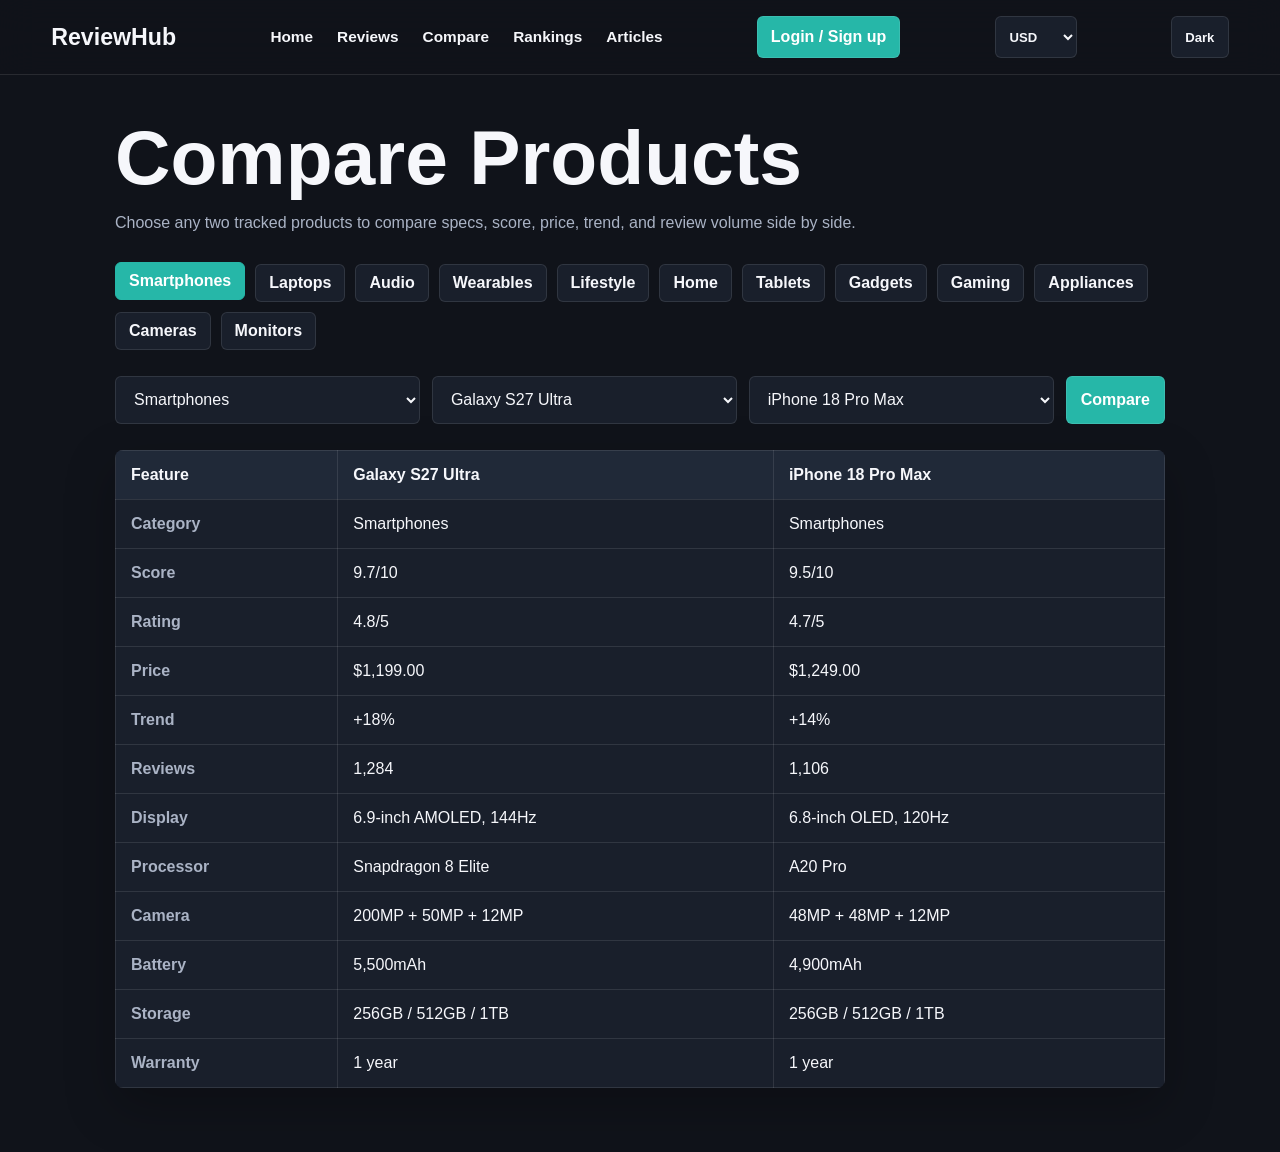
<file: compare.html>
<!DOCTYPE html>
<html lang="en">
<head>
<meta charset="UTF-8">
<meta name="viewport" content="width=device-width, initial-scale=1.0">
<title>Compare Products</title>
<link rel="icon" type="image/svg+xml" href="favicon.svg">
<link rel="stylesheet" href="css/style.css">
<link rel="stylesheet" href="css/comparison.css">
</head>
<body>
<nav>
    <div class="logo">ReviewHub</div>
    <ul>
        <li><a href="index.html">Home</a></li>
        <li><a href="reviews.html">Reviews</a></li>
        <li><a href="compare.html">Compare</a></li>
        <li><a href="rankings.html">Rankings</a></li>
        <li><a href="articles.html">Articles</a></li>
    </ul>
    <button id="themeToggle" aria-label="Toggle color theme">Dark</button>
</nav>

<main class="page-shell">
    <h1>Compare Products</h1>
    <p class="page-intro">Choose any two tracked products to compare specs, score, price, trend, and review volume side by side.</p>

    <section class="compare-filter-bar" data-compare-filters aria-label="Compare categories"></section>

    <section class="compare-controls">
        <select id="compareCategory" aria-label="Product category"></select>
        <select id="product1" aria-label="First product"></select>
        <select id="product2" aria-label="Second product"></select>
        <button id="compareBtn">Compare</button>
    </section>

    <table id="comparisonTable" aria-label="Product comparison table">
        <tr>
            <th>Feature</th>
            <th>Product A</th>
            <th>Product B</th>
        </tr>
    </table>
</main>

<script src="js/data.js"></script>
<script src="js/app.js"></script>
<script src="js/compare.js"></script>
</body>
</html>
</file>
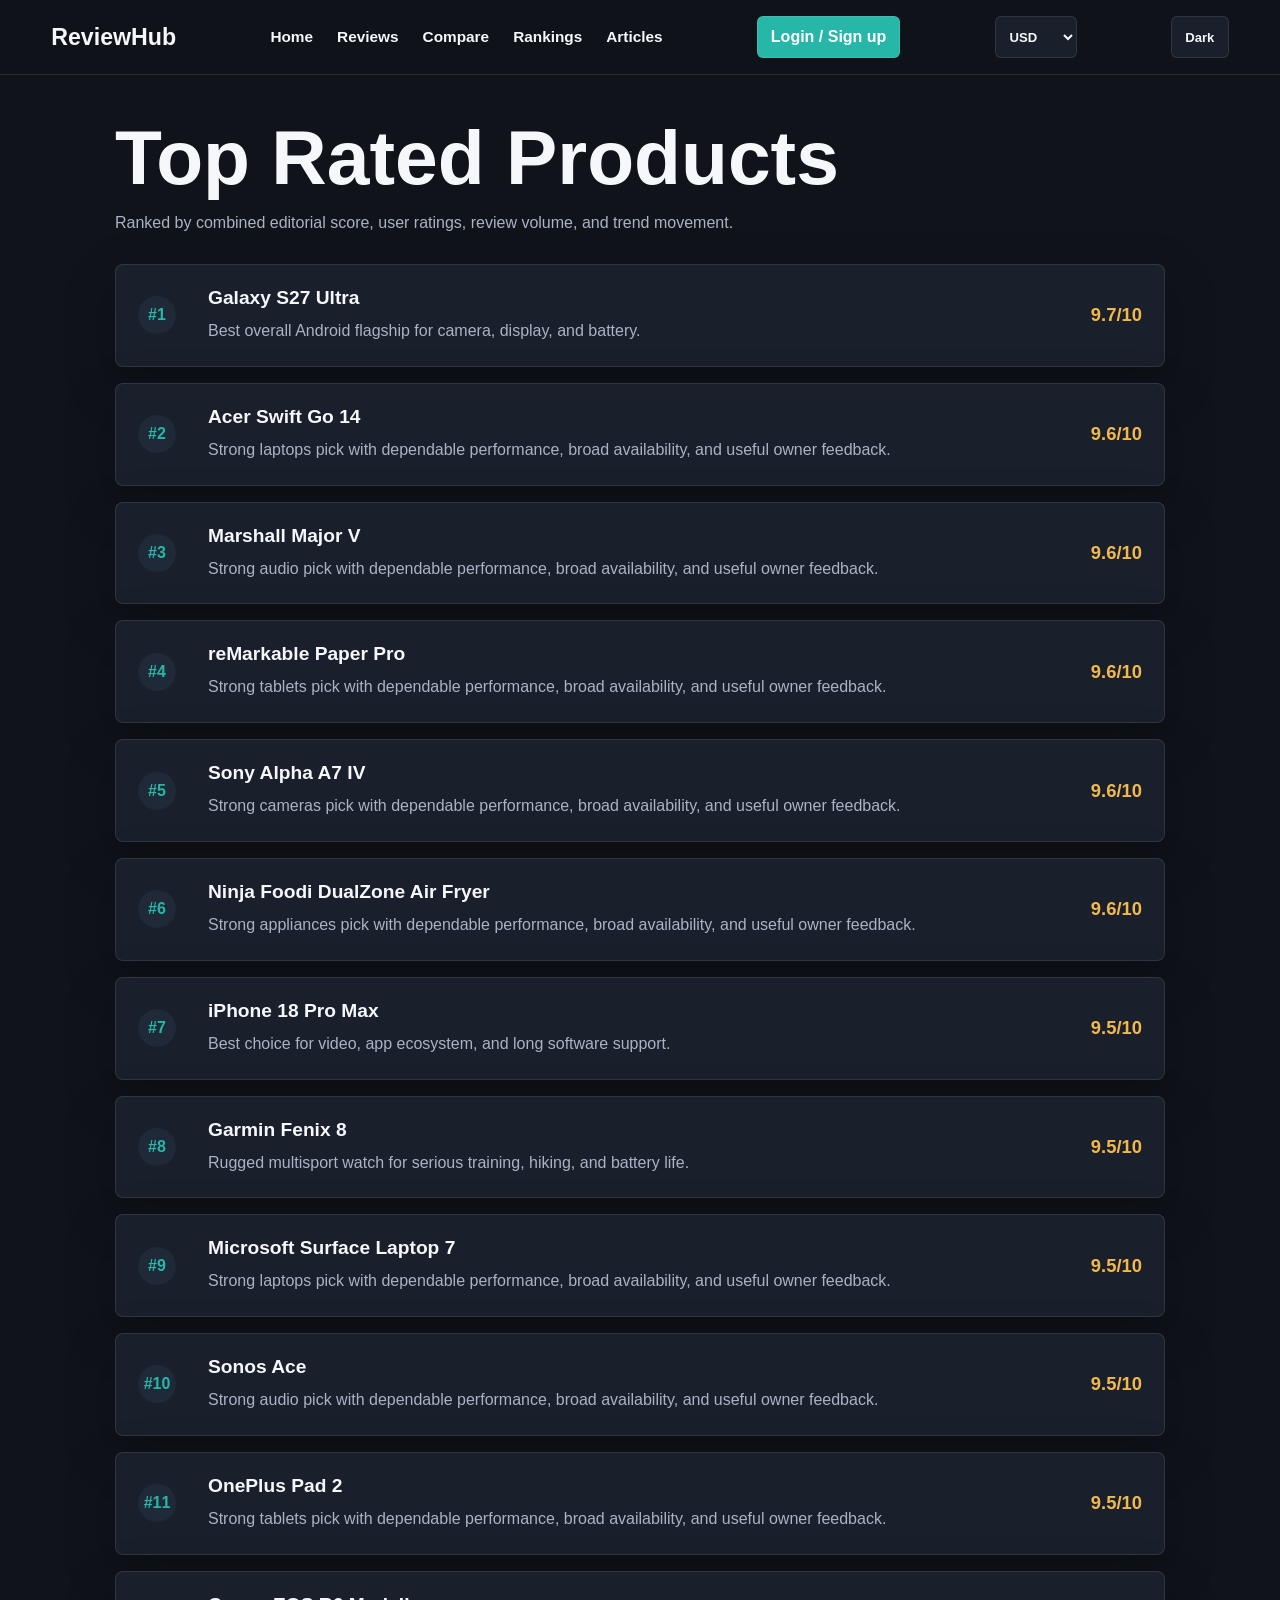
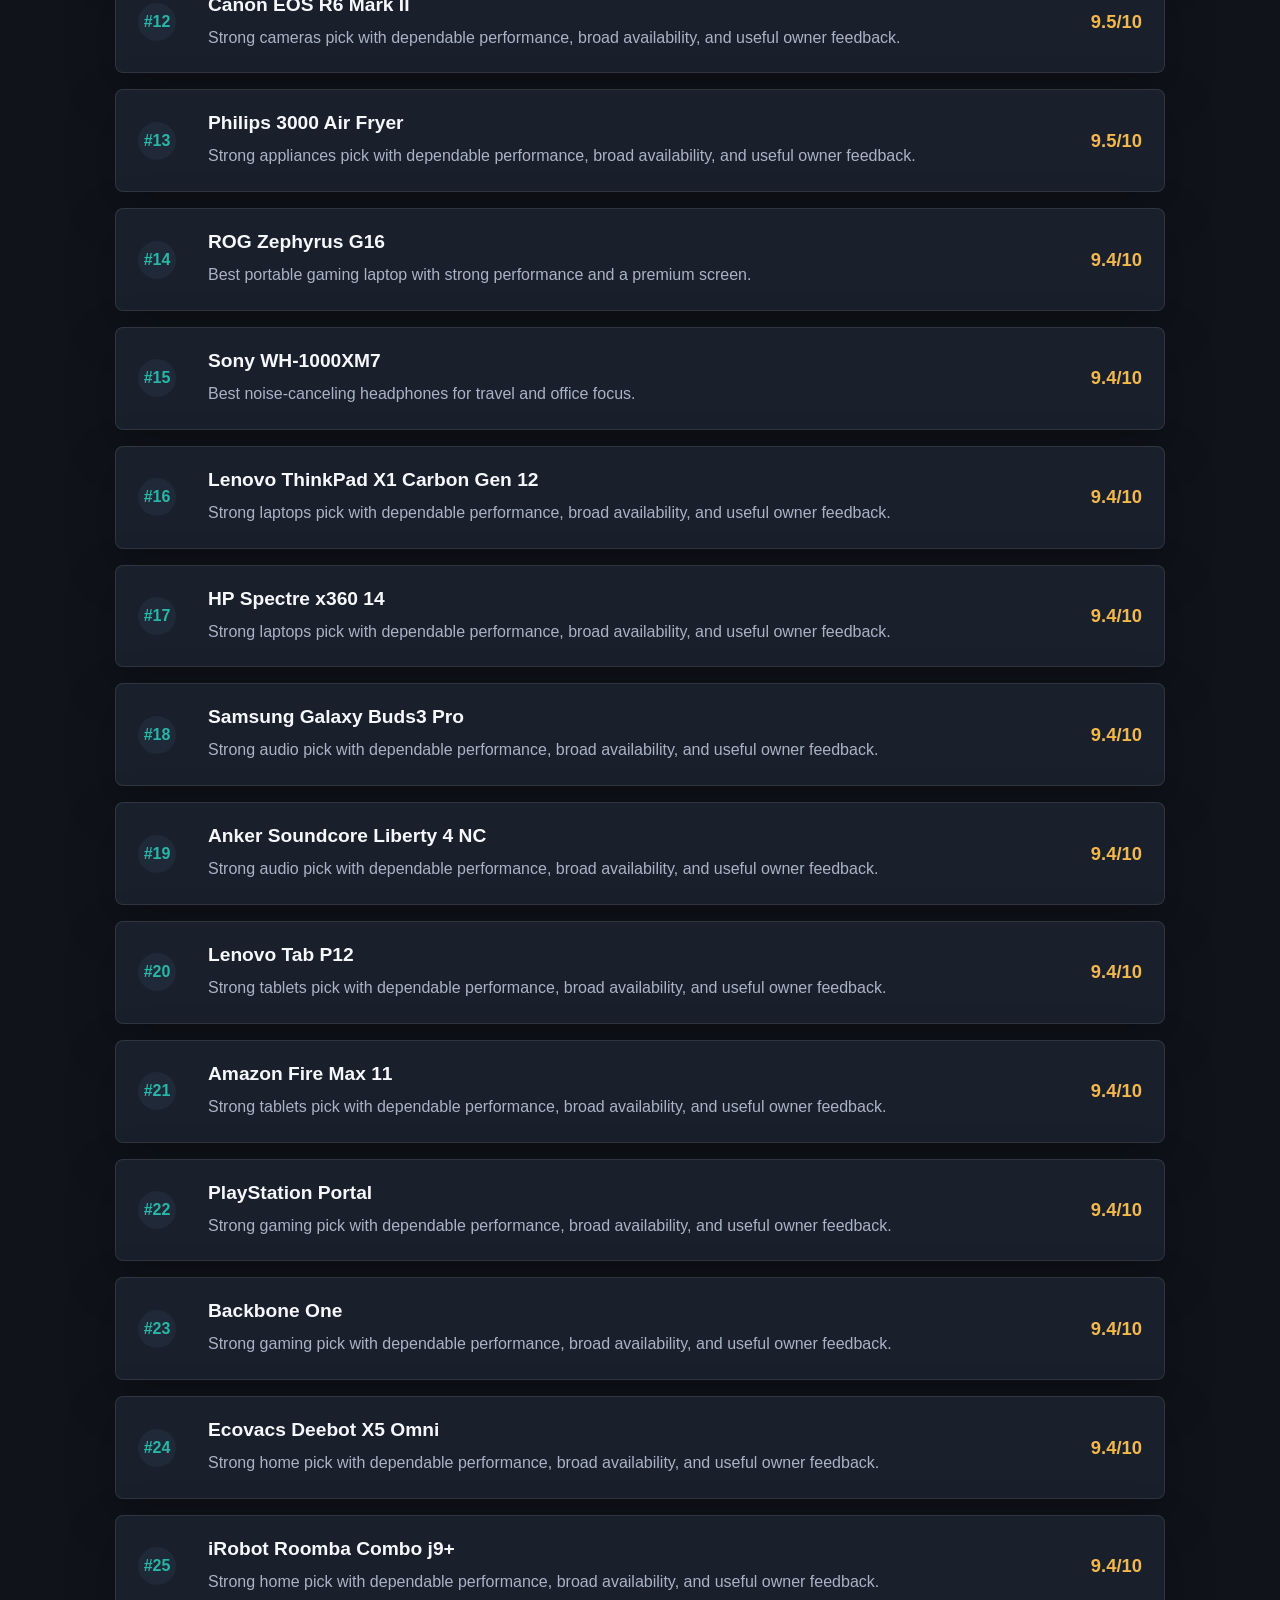
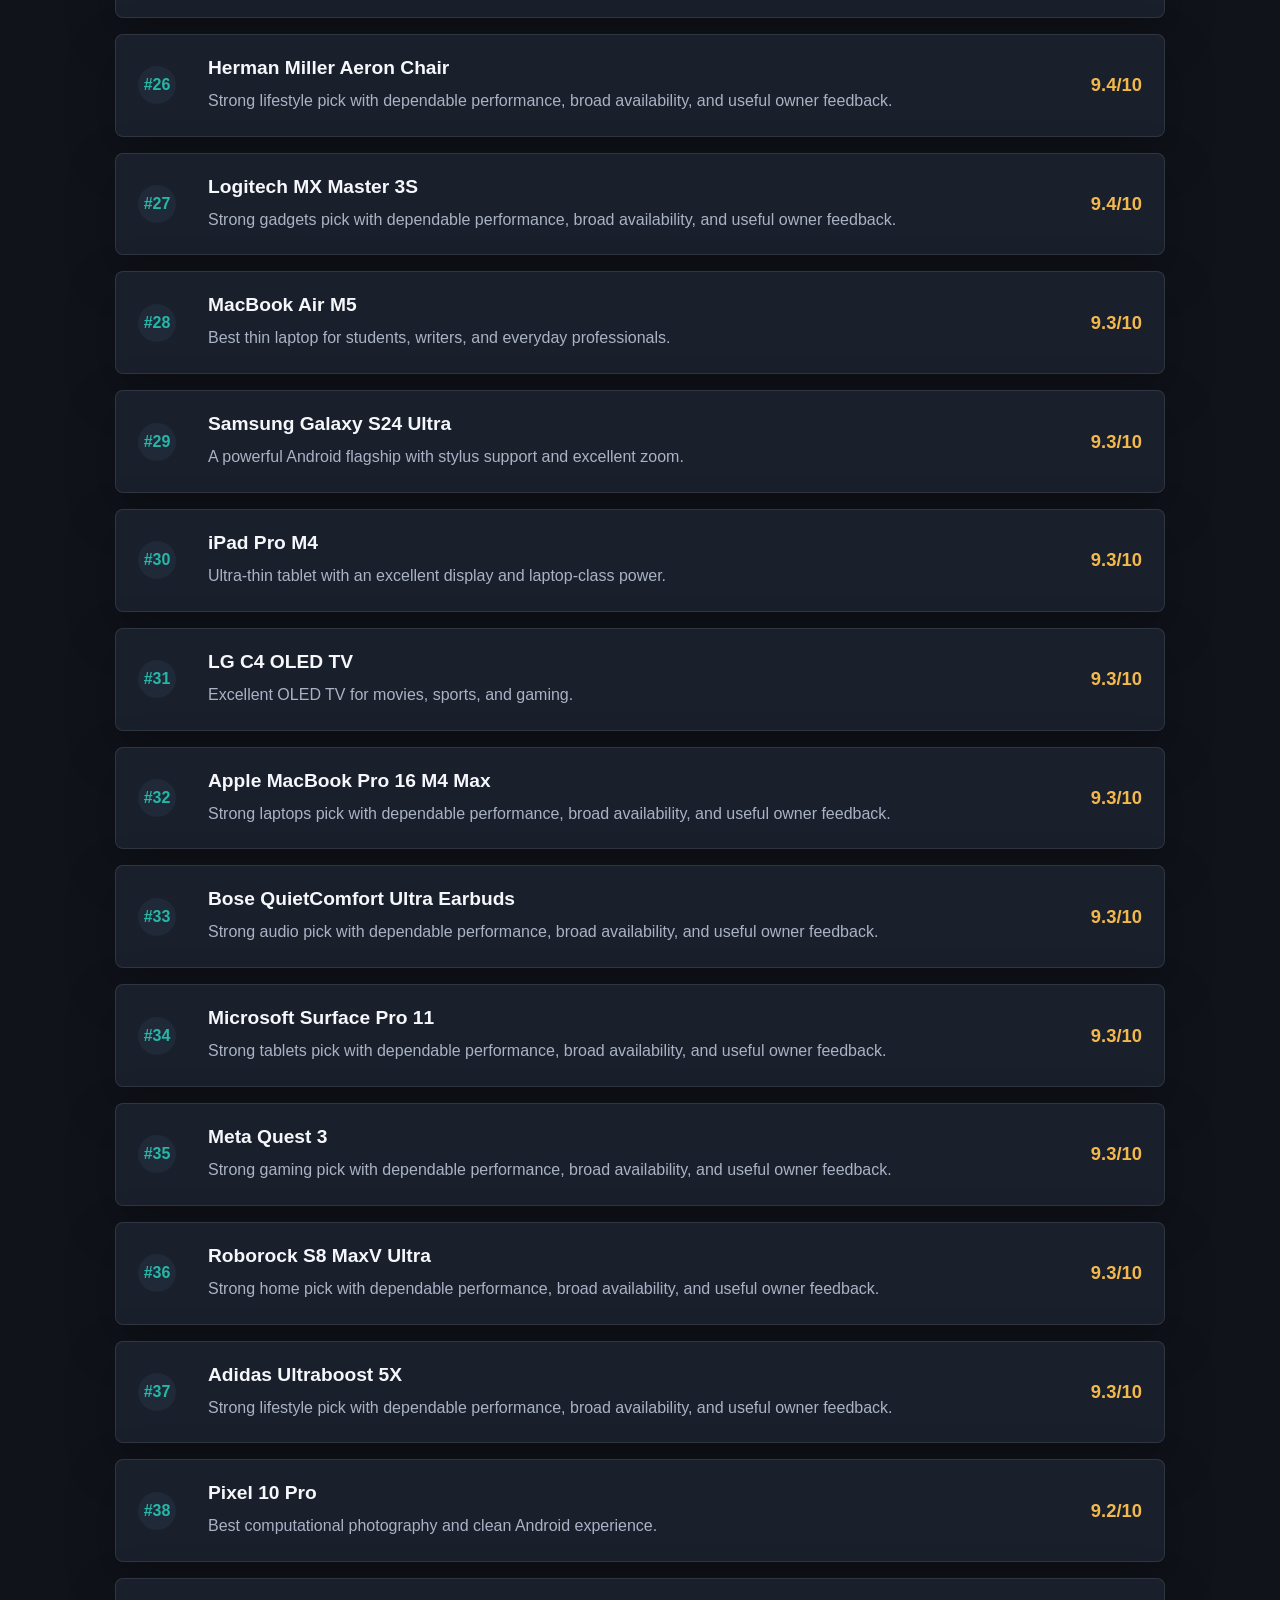
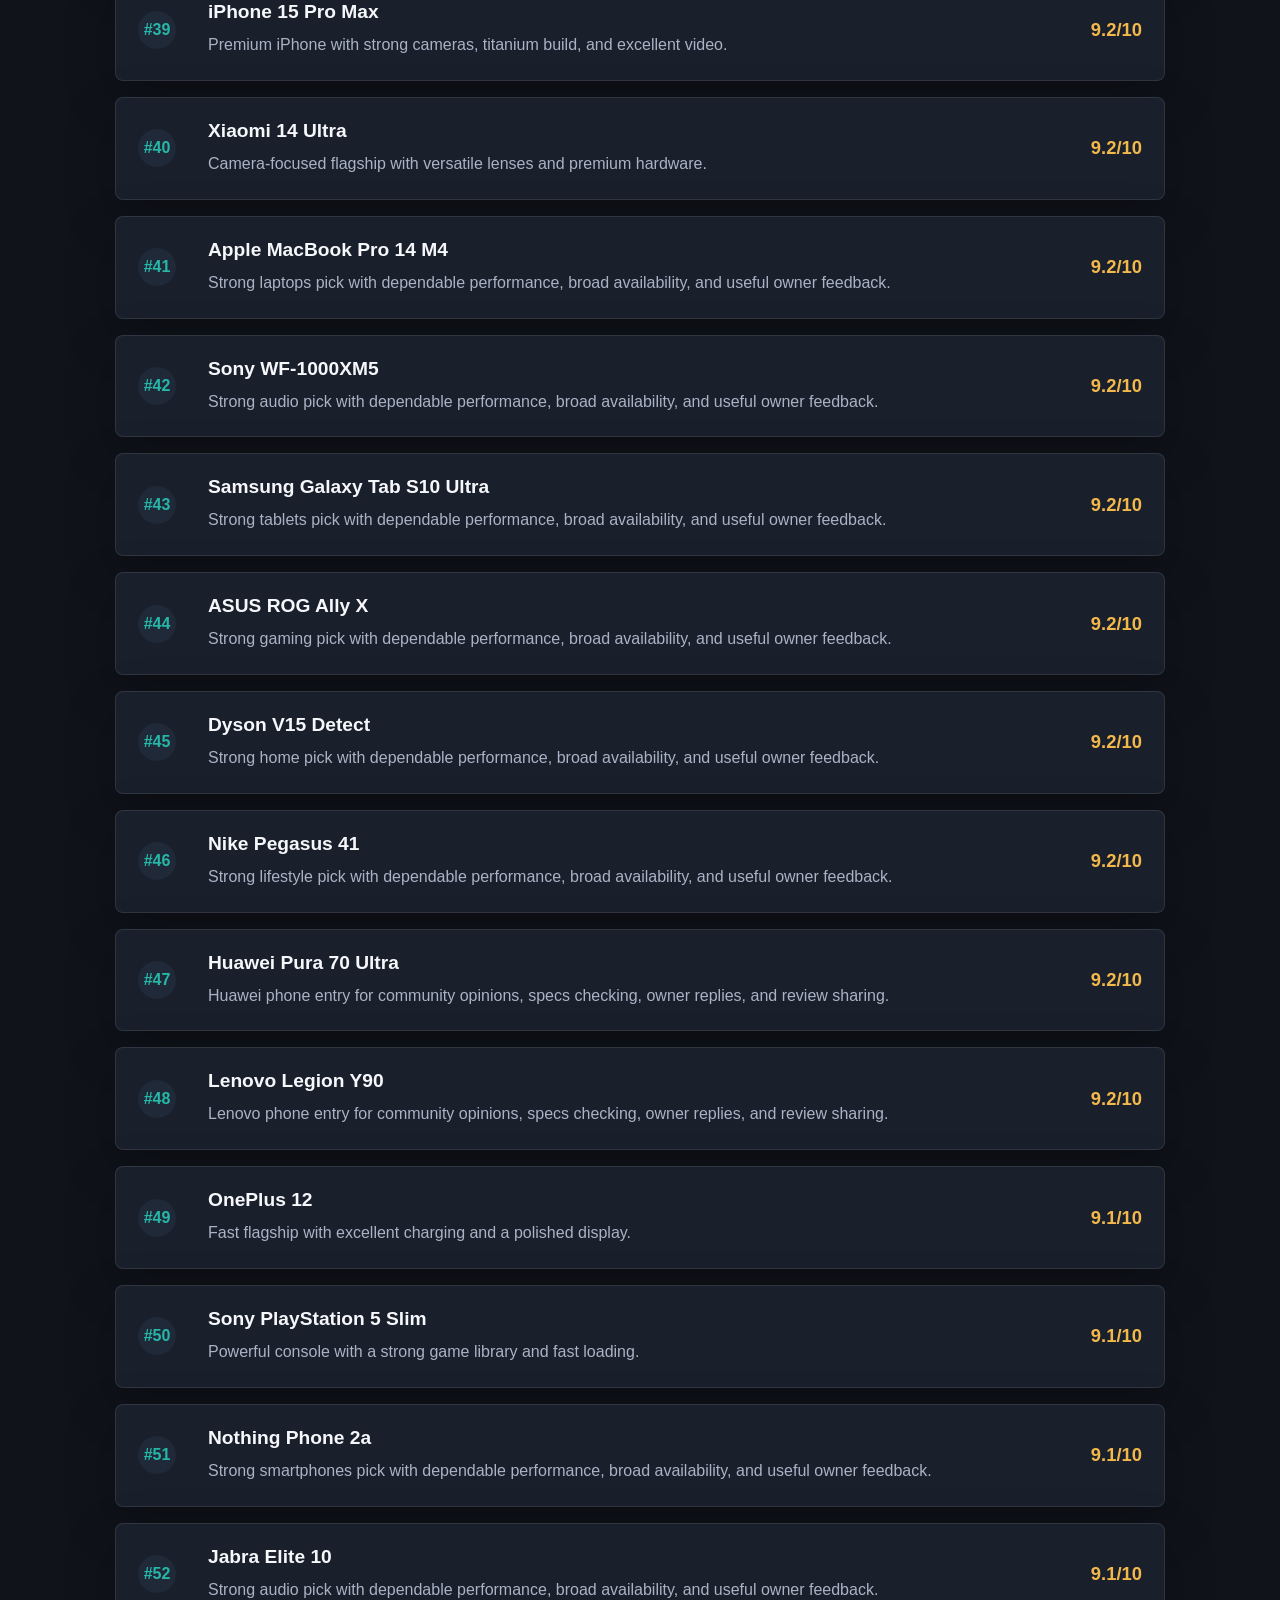
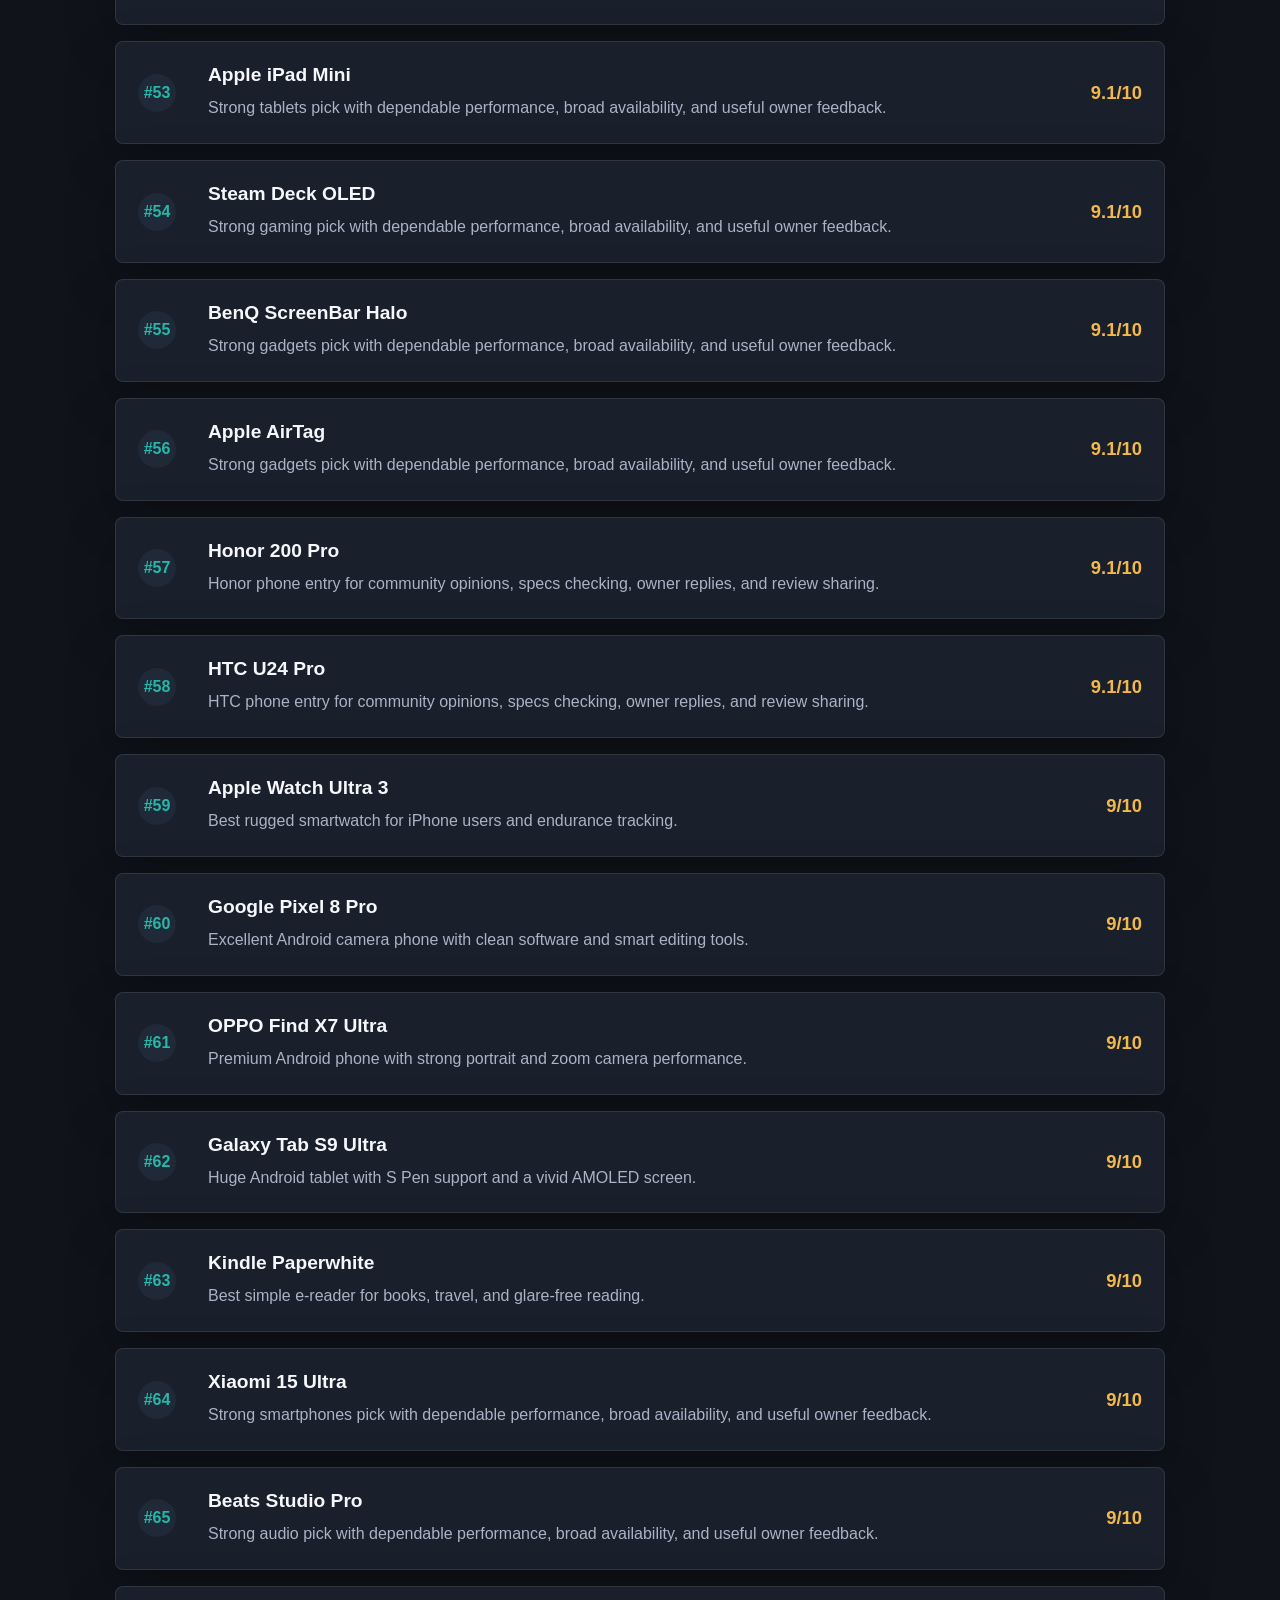
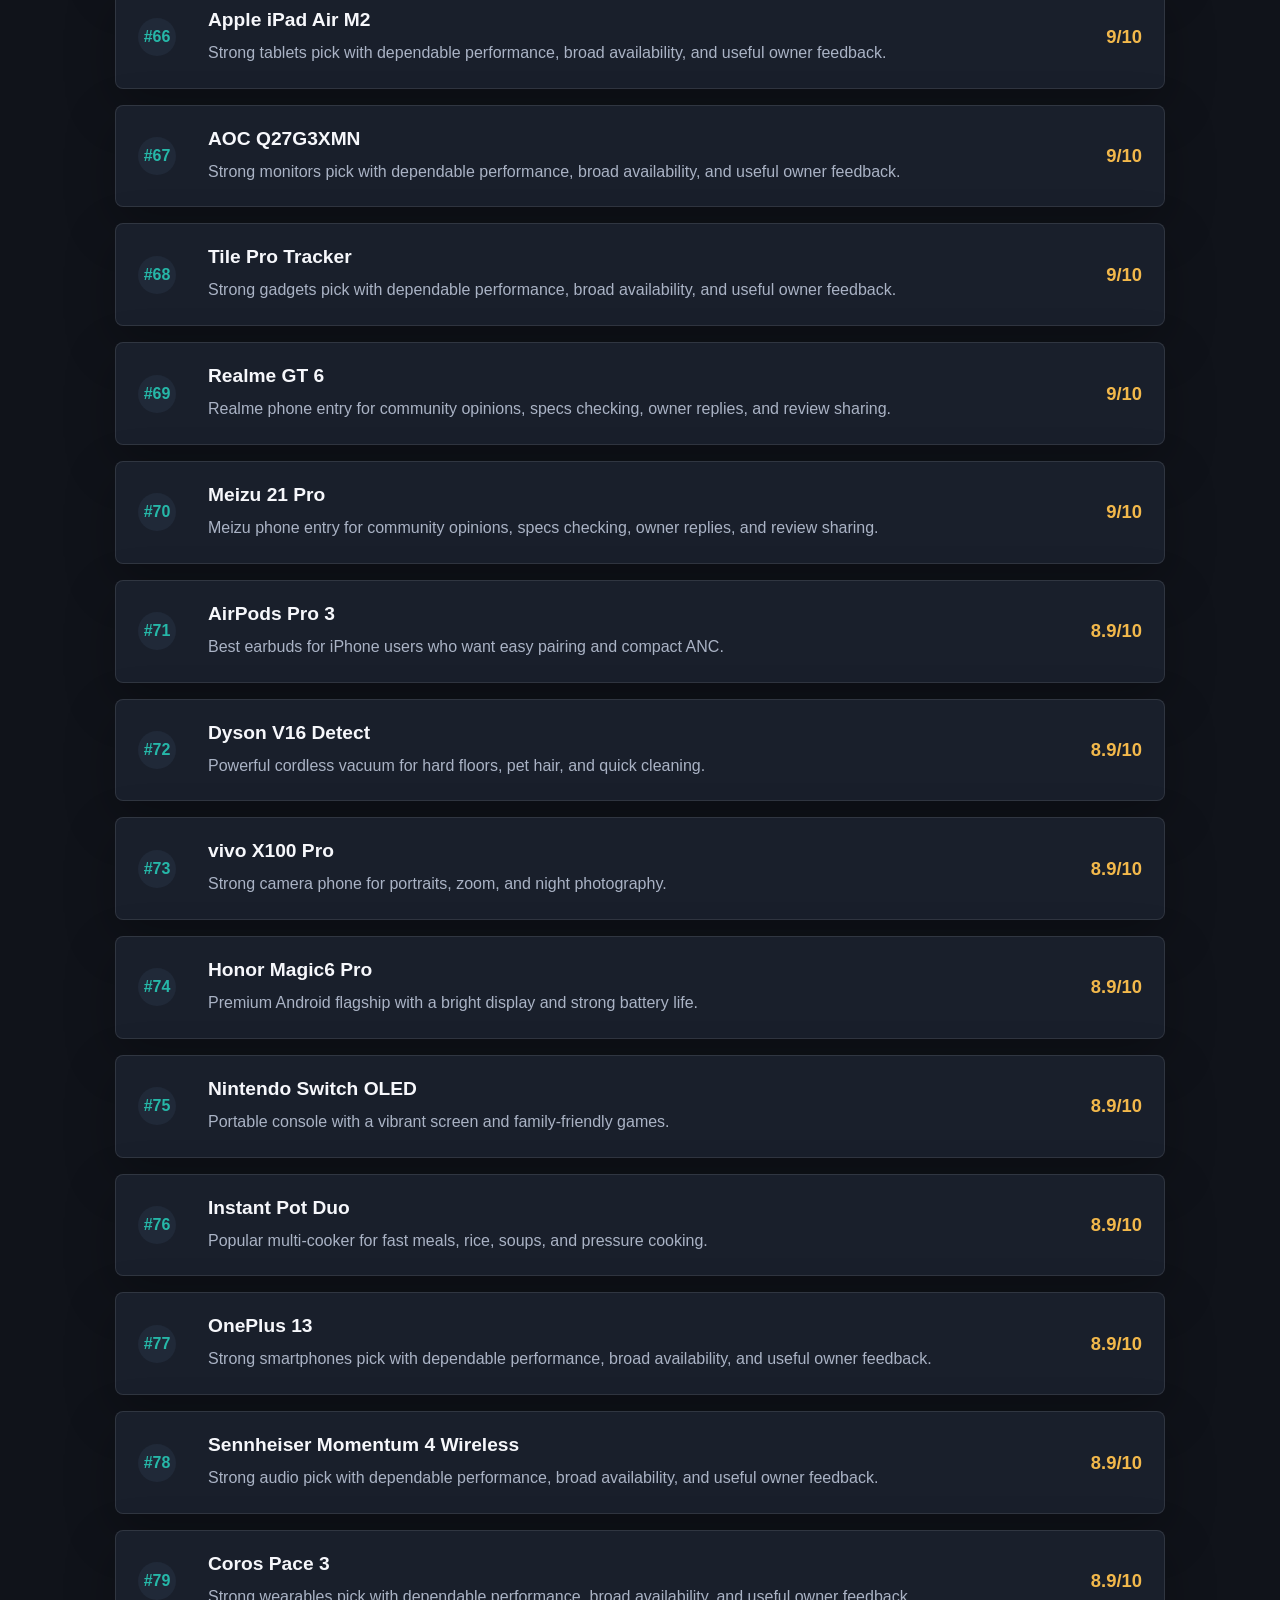
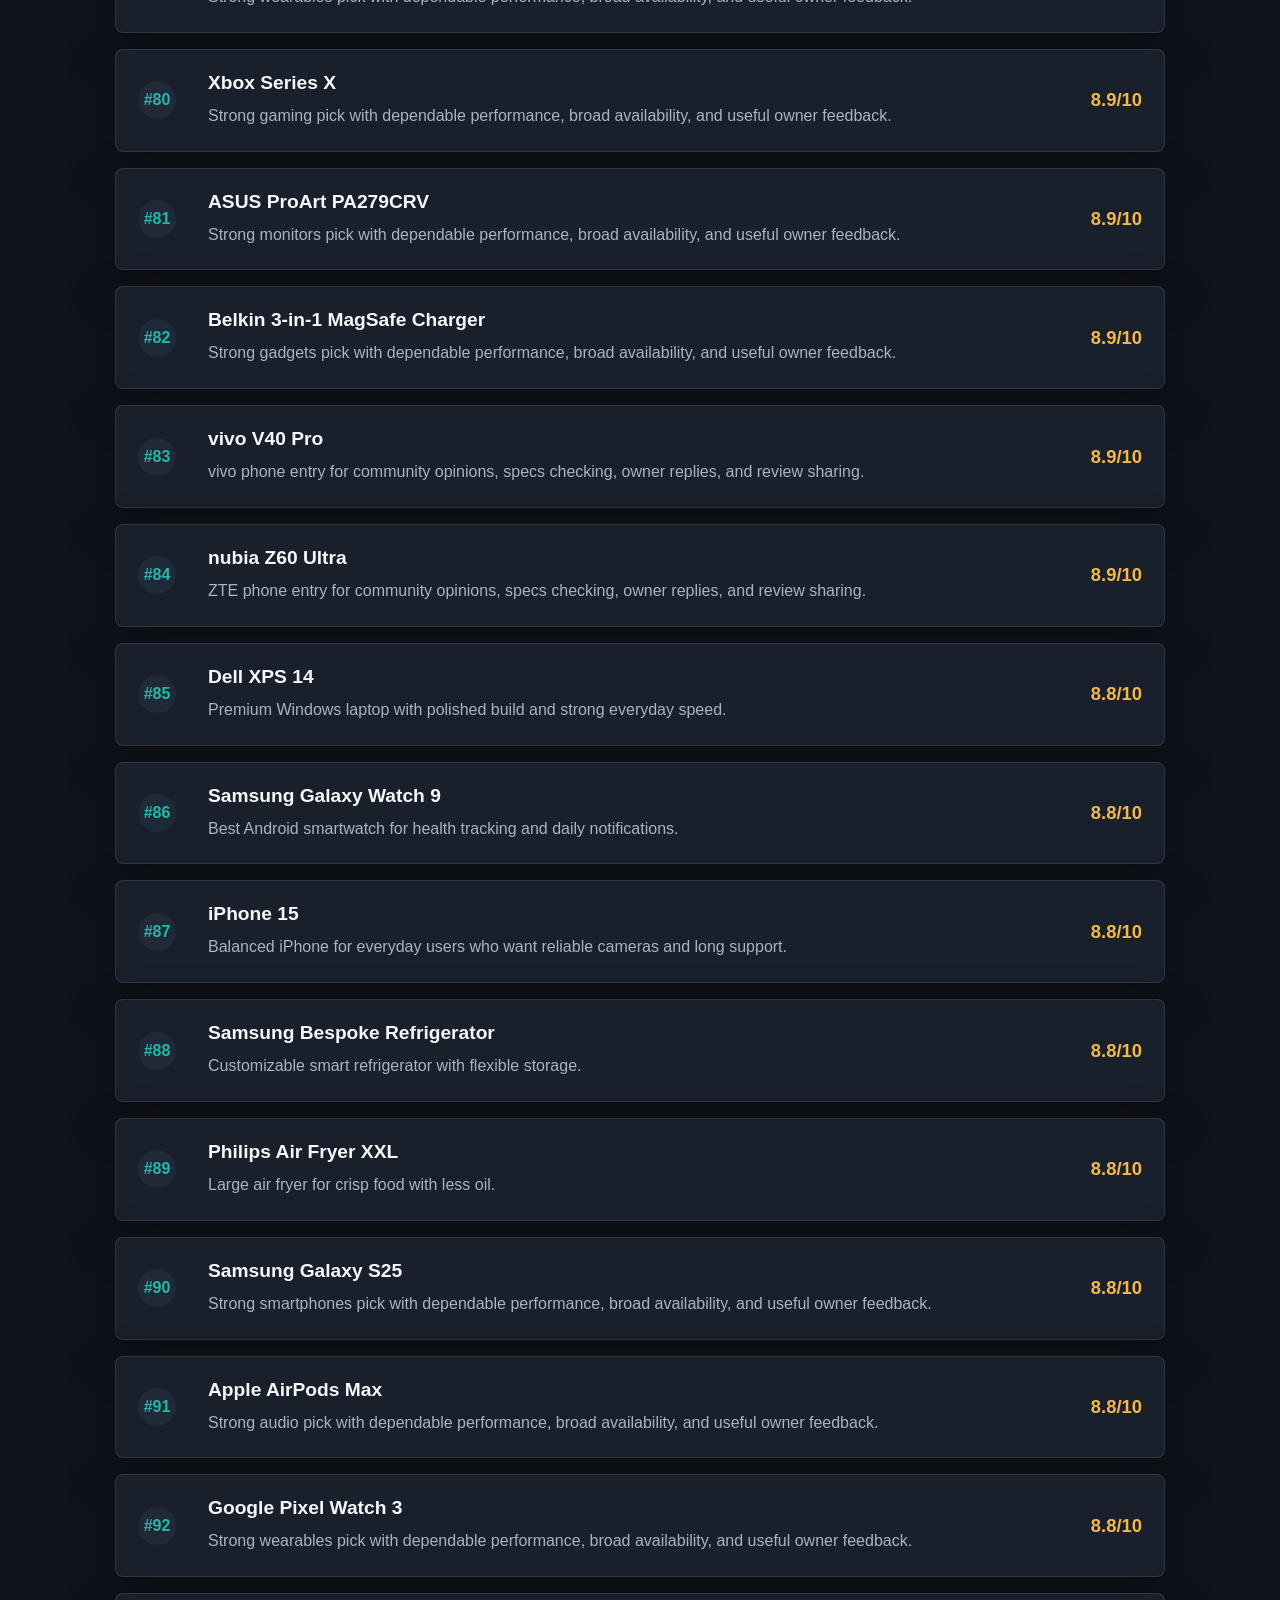
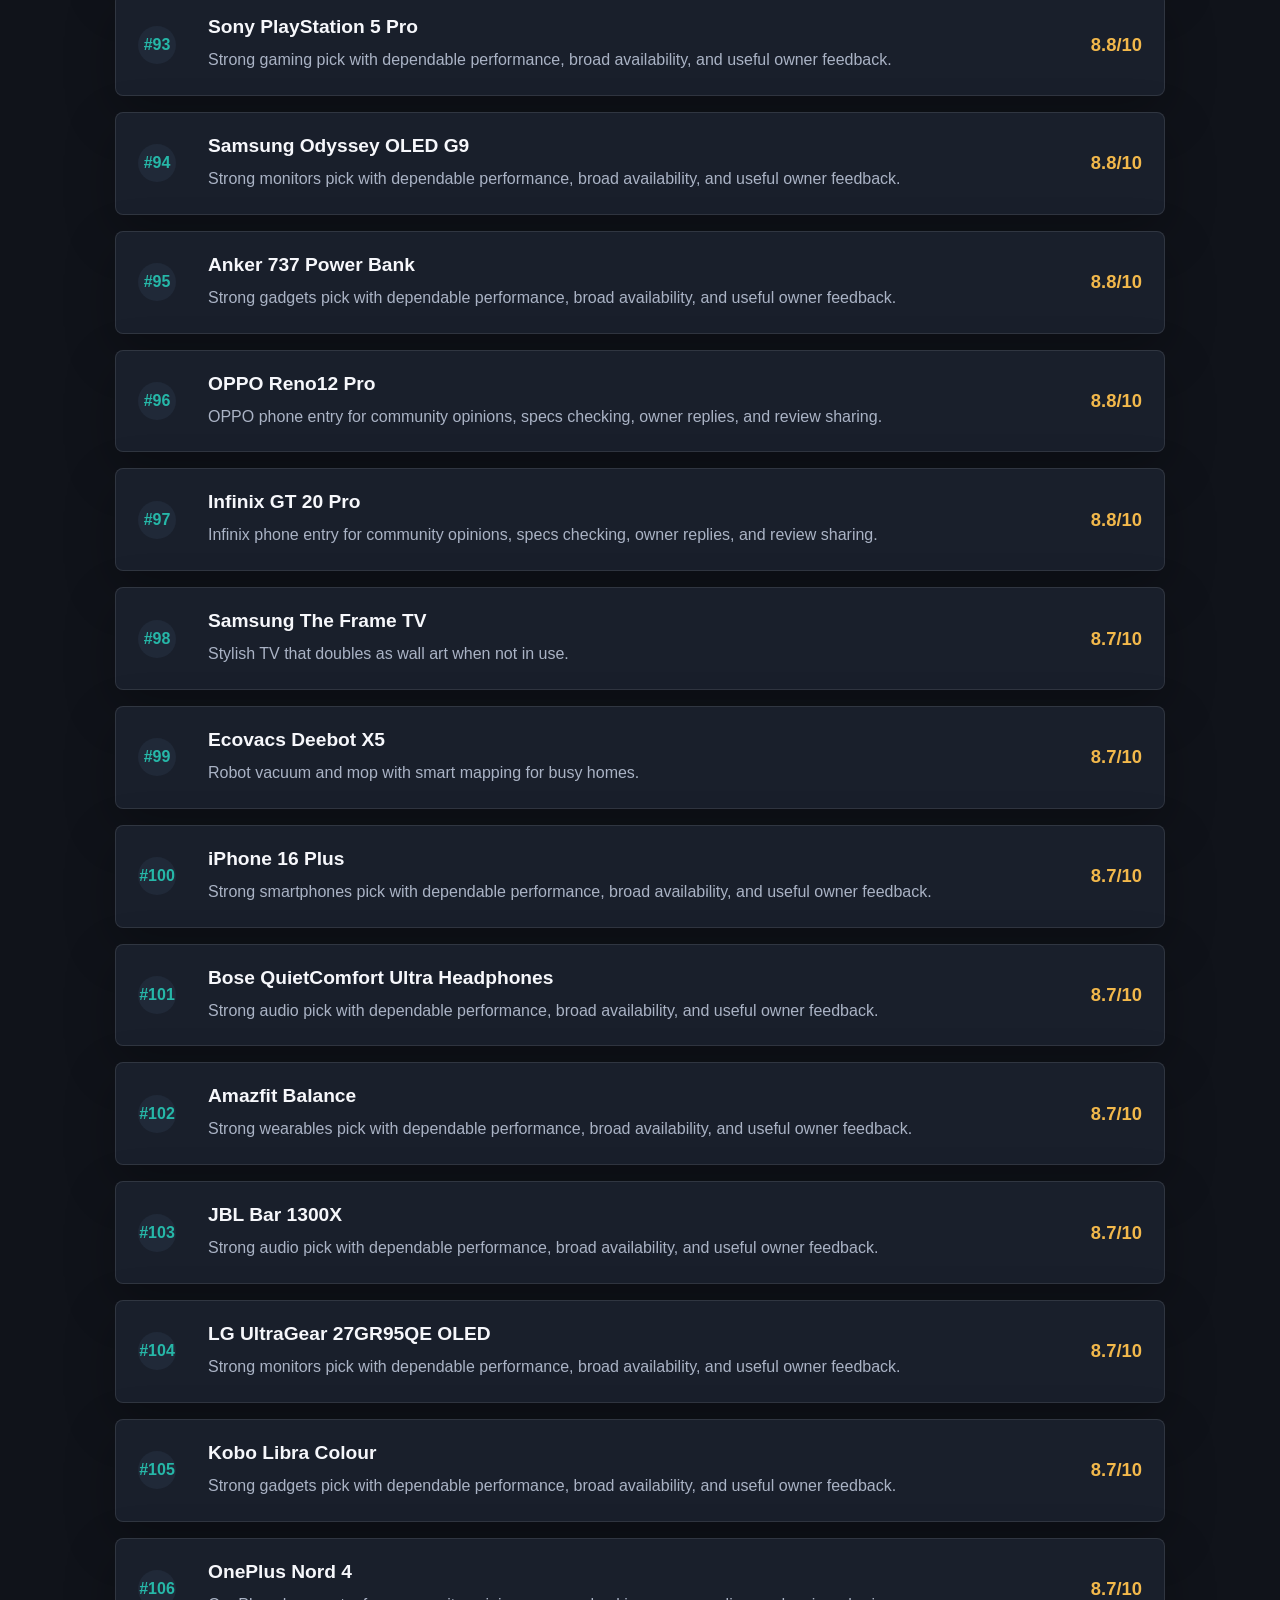
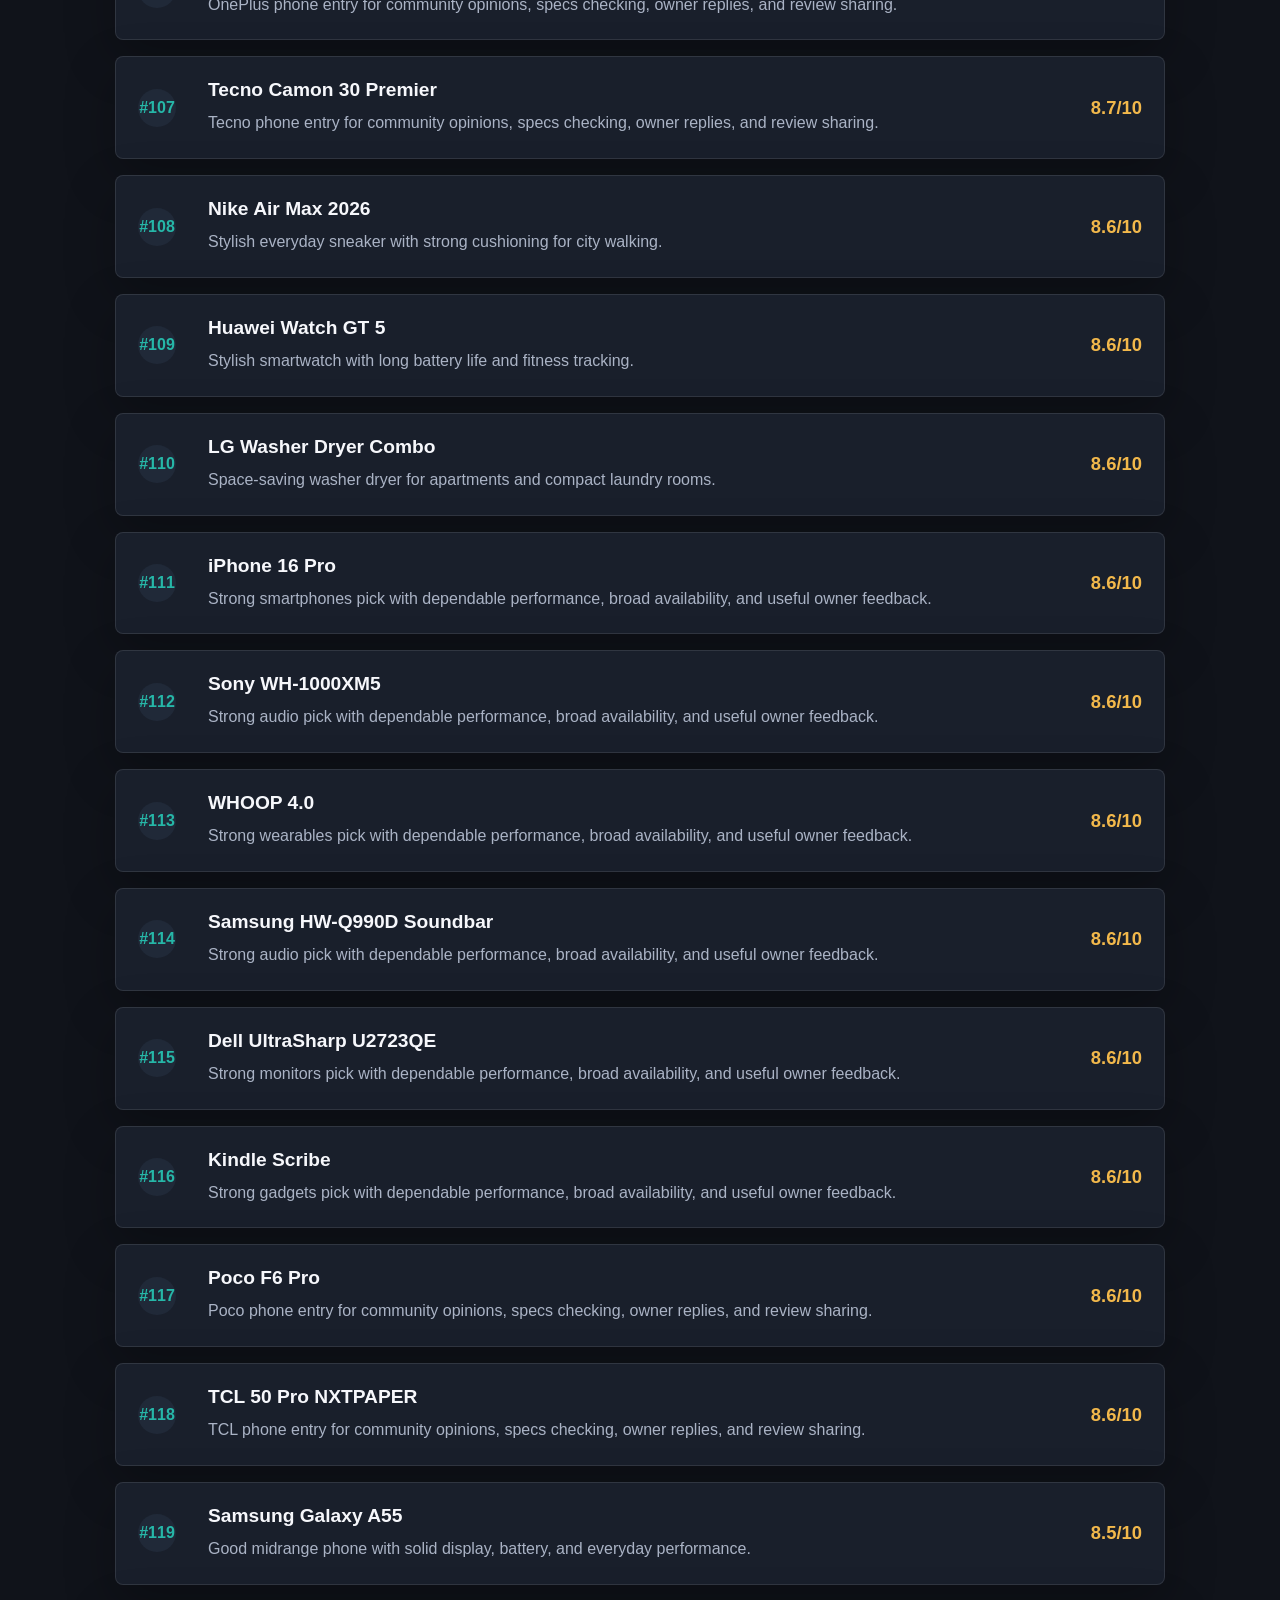
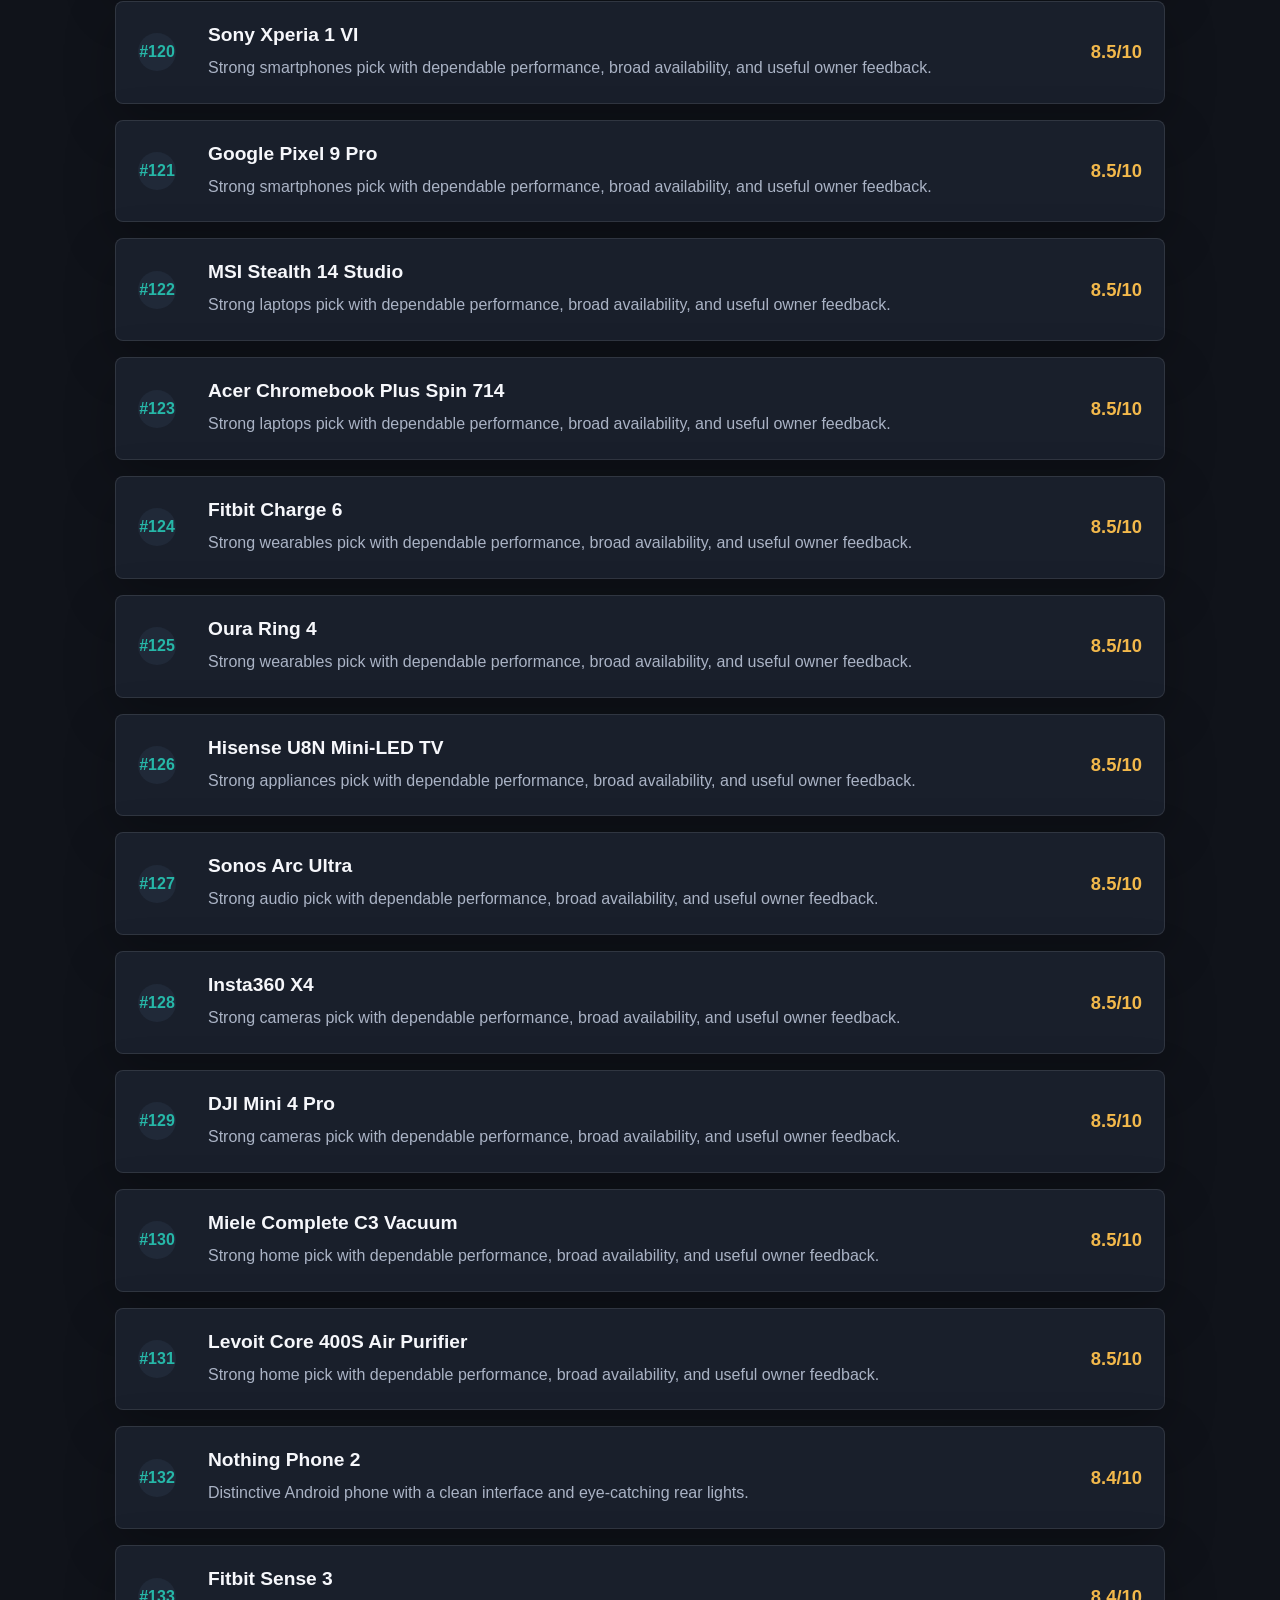
<file: rankings.html>
<!DOCTYPE html>
<html lang="en">
<head>
<meta charset="UTF-8">
<meta name="viewport" content="width=device-width, initial-scale=1.0">
<title>Top Rankings</title>
<link rel="icon" type="image/svg+xml" href="favicon.svg">
<link rel="stylesheet" href="css/style.css">
</head>
<body>
<nav>
    <div class="logo">ReviewHub</div>
    <ul>
        <li><a href="index.html">Home</a></li>
        <li><a href="reviews.html">Reviews</a></li>
        <li><a href="compare.html">Compare</a></li>
        <li><a href="rankings.html">Rankings</a></li>
        <li><a href="articles.html">Articles</a></li>
    </ul>
    <button id="themeToggle" aria-label="Toggle color theme">Dark</button>
</nav>

<main class="page-shell">
    <h1>Top Rated Products</h1>
    <p class="page-intro">Ranked by combined editorial score, user ratings, review volume, and trend movement.</p>
    <section class="card-list" data-ranking-list></section>
</main>

<script src="js/data.js"></script>
<script src="js/app.js"></script>
</body>
</html>
</file>
<file: css/style.css>
* {
  box-sizing: border-box;
  margin: 0;
  padding: 0;
}

:root {
  color-scheme: dark;
  --bg: #10131a;
  --panel: #191f2b;
  --panel-strong: #202938;
  --text: #f6f7fb;
  --muted: #aab3c5;
  --line: rgba(255, 255, 255, 0.1);
  --brand: #26b7a8;
  --brand-strong: #1d9388;
  --accent: #f2b84b;
  --good: #68d391;
  --shadow: 0 18px 50px rgba(0, 0, 0, 0.25);
  --fast: 160ms ease;
  --smooth: 320ms cubic-bezier(0.2, 0.8, 0.2, 1);
}

body {
  min-height: 100vh;
  background: var(--bg);
  color: var(--text);
  font-family: "Segoe UI", Arial, sans-serif;
  overflow-x: hidden;
}

body.modal-open {
  overflow: hidden;
}

body.light-mode {
  color-scheme: light;
  --bg: #f6f7fb;
  --panel: #ffffff;
  --panel-strong: #eef2f7;
  --text: #172033;
  --muted: #5d687a;
  --line: rgba(23, 32, 51, 0.13);
  --shadow: 0 18px 42px rgba(17, 24, 39, 0.1);
}

img {
  display: block;
  max-width: 100%;
}

button,
input,
select {
  font: inherit;
}

button,
select {
  cursor: pointer;
}

nav {
  position: fixed;
  z-index: 20;
  top: 0;
  left: 0;
  width: 100%;
  min-height: 74px;
  display: flex;
  align-items: center;
  justify-content: space-between;
  gap: 24px;
  padding: 16px clamp(18px, 4vw, 54px);
  background: rgba(16, 19, 26, 0.88);
  border-bottom: 1px solid var(--line);
  backdrop-filter: blur(18px);
  animation: dropIn 560ms ease both;
}

body.light-mode nav {
  background: rgba(255, 255, 255, 0.88);
}

.logo {
  font-size: 1.45rem;
  font-weight: 800;
  letter-spacing: 0;
}

nav ul {
  display: flex;
  align-items: center;
  gap: clamp(10px, 2vw, 24px);
  list-style: none;
}

nav a {
  color: var(--text);
  text-decoration: none;
  font-size: 0.96rem;
  font-weight: 600;
}

nav a:hover {
  color: var(--brand);
}

#themeToggle {
  min-width: 58px;
  height: 42px;
  border: 1px solid var(--line);
  border-radius: 6px;
  background: var(--panel);
  color: var(--text);
  font-size: 0.82rem;
  font-weight: 800;
  transition: transform var(--fast), border-color var(--fast), background var(--fast);
}

.account-panel {
  display: flex;
  align-items: center;
  gap: 8px;
}

.account-panel button,
.community-hub button,
.community-form button {
  min-height: 42px;
  border: 1px solid var(--line);
  border-radius: 6px;
  background: var(--brand);
  color: #ffffff;
  padding: 0 13px;
  font-weight: 800;
  transition: transform var(--fast), border-color var(--fast), background var(--fast);
}

.account-panel button:hover,
.community-hub button:hover,
.community-form button:hover {
  transform: translateY(-2px);
  background: var(--brand-strong);
}

.account-chip {
  max-width: 150px;
  overflow: hidden;
  text-overflow: ellipsis;
  white-space: nowrap;
  padding: 10px 12px;
  border: 1px solid var(--line);
  border-radius: 6px;
  background: var(--panel);
  color: var(--accent);
  font-size: 0.84rem;
  font-weight: 900;
}

#currencySelect {
  min-width: 82px;
  height: 42px;
  border: 1px solid var(--line);
  border-radius: 6px;
  background: var(--panel);
  color: var(--text);
  padding: 0 10px;
  font-size: 0.82rem;
  font-weight: 800;
  transition: transform var(--fast), border-color var(--fast), background var(--fast);
}

#currencySelect:hover,
#currencySelect:focus {
  transform: translateY(-2px);
  border-color: var(--brand);
  outline: 0;
}

#themeToggle:hover {
  transform: translateY(-2px);
  border-color: var(--brand);
}

.container {
  width: min(1180px, calc(100% - 32px));
  margin: 0 auto;
}

.hero {
  min-height: 86vh;
  display: grid;
  place-items: center;
  padding: 120px 16px 54px;
  background:
    linear-gradient(rgba(16, 19, 26, 0.2), rgba(16, 19, 26, 0.88)),
    url("https://images.unsplash.com/photo-1516321318423-f06f85e504b3?w=1800") center/cover;
  position: relative;
  overflow: hidden;
}

.hero::before {
  content: "";
  position: absolute;
  inset: auto 8% 10% auto;
  width: 260px;
  height: 260px;
  border-radius: 50%;
  background: radial-gradient(circle, rgba(38, 183, 168, 0.24), transparent 68%);
  filter: blur(8px);
  animation: pulseGlow 5s ease-in-out infinite;
}

.hero-content {
  position: relative;
  z-index: 1;
  width: min(900px, 100%);
  text-align: center;
  animation: riseIn 700ms ease both;
}

.eyebrow {
  color: var(--accent);
  font-weight: 800;
  text-transform: uppercase;
  font-size: 0.78rem;
  letter-spacing: 0.08em;
  margin-bottom: 14px;
}

.hero h1,
.page-shell h1 {
  font-size: clamp(2.35rem, 6vw, 5.3rem);
  line-height: 1.02;
  letter-spacing: 0;
}

.hero p {
  max-width: 720px;
  margin: 18px auto 0;
  color: #d8deea;
  font-size: 1.08rem;
}

.search-box {
  position: relative;
  display: flex;
  width: min(760px, 100%);
  margin: 30px auto 0;
  border: 1px solid var(--line);
  border-radius: 8px;
  overflow: hidden;
  box-shadow: var(--shadow);
  transition: transform var(--smooth), box-shadow var(--smooth), border-color var(--fast);
}

.search-box:focus-within {
  transform: translateY(-3px);
  border-color: rgba(38, 183, 168, 0.65);
  box-shadow: 0 22px 70px rgba(38, 183, 168, 0.22);
}

.search-box input {
  flex: 1;
  min-width: 0;
  height: 58px;
  border: 0;
  outline: 0;
  padding: 0 18px;
  background: #ffffff;
  color: #172033;
}

.search-box button,
.filters button,
.compare-controls button {
  border: 0;
  background: var(--brand);
  color: #ffffff;
  font-weight: 800;
}

.search-box button {
  min-width: 112px;
  padding: 0 24px;
  transition: background var(--fast), transform var(--fast);
}

.search-box button:hover {
  transform: translateX(1px);
}

.search-box button:hover,
.filters button.active,
.filters button:hover,
.compare-controls button:hover {
  background: var(--brand-strong);
}

.suggestions {
  width: min(760px, 100%);
  margin: 0 auto;
  background: var(--panel);
  border: 1px solid var(--line);
  border-top: 0;
  border-radius: 0 0 8px 8px;
  box-shadow: var(--shadow);
  overflow: hidden;
  animation: suggestionDrop 180ms ease both;
}

.suggestion-item {
  width: 100%;
  display: flex;
  justify-content: space-between;
  gap: 16px;
  padding: 14px 18px;
  border: 0;
  border-bottom: 1px solid var(--line);
  background: transparent;
  color: var(--text);
  text-align: left;
  transition: background var(--fast), padding var(--fast);
}

.suggestion-item:hover {
  background: var(--panel-strong);
  padding-left: 24px;
}

.suggestion-item small,
.no-suggestions,
.timestamp,
.page-intro {
  color: var(--muted);
}

mark {
  background: rgba(242, 184, 75, 0.32);
  color: inherit;
  border-radius: 4px;
  padding: 0 2px;
}

.no-suggestions {
  padding: 16px;
}

.filters {
  display: flex;
  flex-wrap: wrap;
  justify-content: center;
  gap: 10px;
  margin-top: 18px;
}

.brand-filter-row {
  display: flex;
  flex-wrap: wrap;
  justify-content: center;
  align-items: center;
  gap: 8px;
  margin: 14px auto 0;
  max-width: 920px;
}

.brand-filter-row span {
  color: var(--accent);
  font-size: 0.8rem;
  font-weight: 900;
  text-transform: uppercase;
}

.brand-filter-row button {
  min-height: 34px;
  padding: 0 11px;
  border: 1px solid rgba(255, 255, 255, 0.16);
  border-radius: 6px;
  background: rgba(255, 255, 255, 0.1);
  color: #ffffff;
  font-size: 0.82rem;
  font-weight: 800;
}

.brand-filter-row button:hover,
.brand-filter-row button.active {
  background: var(--accent);
  border-color: var(--accent);
  color: #172033;
}

.filters button {
  min-height: 40px;
  padding: 0 14px;
  border-radius: 6px;
  background: rgba(255, 255, 255, 0.14);
  transition: background var(--fast), transform var(--fast);
}

.filters button:hover,
.filters button.active {
  transform: translateY(-2px);
}

.timestamp {
  font-size: 0.92rem;
}

.compare-filter-bar {
  display: flex;
  flex-wrap: wrap;
  gap: 10px;
  margin: 0 0 18px;
}

.compare-filter-bar button {
  min-height: 38px;
  padding: 0 13px;
  border: 1px solid var(--line);
  border-radius: 6px;
  background: var(--panel);
  color: var(--text);
  font-weight: 800;
  transition: transform var(--fast), border-color var(--fast), background var(--fast);
}

.compare-filter-bar button:hover,
.compare-filter-bar button.active {
  transform: translateY(-2px);
  border-color: var(--brand);
  background: var(--brand);
  color: #ffffff;
}

.stats,
.featured,
.trend-panel,
.recommended-panel {
  padding: 52px 0;
}

.stat-grid {
  display: grid;
  grid-template-columns: repeat(4, 1fr);
  gap: 16px;
}

.stat-grid article,
.product-card,
.review-card,
.article-card,
.ranking-card,
.recommend-card {
  background: var(--panel);
  border: 1px solid var(--line);
  border-radius: 8px;
  box-shadow: var(--shadow);
  animation: riseIn 520ms ease both;
}

.stat-grid article {
  padding: 22px;
}

.stat-grid strong {
  display: block;
  font-size: 2rem;
  color: var(--brand);
}

.stat-grid span {
  color: var(--muted);
}

.section-title {
  margin-bottom: 24px;
  font-size: 1.75rem;
}

.product-grid {
  display: grid;
  grid-template-columns: repeat(auto-fit, minmax(260px, 1fr));
  gap: 22px;
}

.product-card {
  overflow: hidden;
  position: relative;
  transition: transform var(--smooth), border-color var(--fast), box-shadow var(--smooth);
}

.product-card::after {
  content: "";
  position: absolute;
  inset: 0;
  pointer-events: none;
  background: linear-gradient(120deg, transparent, rgba(255, 255, 255, 0.09), transparent);
  transform: translateX(-120%);
  transition: transform 700ms ease;
}

.product-card:hover,
.product-card:focus {
  transform: translateY(-8px);
  border-color: rgba(38, 183, 168, 0.55);
  box-shadow: 0 24px 70px rgba(38, 183, 168, 0.18);
  outline: 0;
}

.product-card:hover::after,
.product-card:focus::after {
  transform: translateX(120%);
}

.product-card img {
  width: 100%;
  height: 210px;
  object-fit: cover;
  transition: transform var(--smooth), filter var(--smooth);
}

.no-image {
  width: 100%;
  min-height: 160px;
  display: grid;
  place-items: center;
  background:
    linear-gradient(135deg, rgba(255, 255, 255, 0.04), rgba(255, 255, 255, 0.01)),
    var(--panel-strong);
  color: var(--muted);
  border: 1px dashed var(--line);
  border-radius: 8px;
  font-weight: 800;
}

.product-card > .no-image {
  height: 210px;
  border-radius: 0;
  border-width: 0 0 1px;
}

.product-card:hover img {
  transform: scale(1.05);
  filter: saturate(1.12);
}

.product-card-body {
  padding: 18px;
}

.card-topline {
  display: flex;
  justify-content: space-between;
  gap: 12px;
  color: var(--muted);
  font-size: 0.82rem;
  margin-bottom: 12px;
}

.card-topline strong,
.rating,
.trend-panel b {
  color: var(--good);
}

.product-card h3,
.review-card h2,
.article-card h2,
.ranking-card h2 {
  margin-bottom: 10px;
  font-size: 1.2rem;
}

.product-card p,
.review-card p,
.article-card p,
.ranking-card p {
  color: var(--muted);
  line-height: 1.55;
}

.rating {
  margin: 14px 0;
  letter-spacing: 0;
  display: flex;
  align-items: center;
  gap: 8px;
}

.rating > span:not(.stars) {
  color: var(--text);
  margin-left: 6px;
}

.stars {
  position: relative;
  display: inline-block;
  width: 92px;
  height: 22px;
  line-height: 22px;
  font-size: 18px;
  letter-spacing: 1px;
  flex: 0 0 auto;
}

.stars-empty,
.stars-fill {
  position: absolute;
  inset: 0;
  overflow: hidden;
  white-space: nowrap;
}

.stars-empty {
  color: rgba(170, 179, 197, 0.45);
}

.stars-fill {
  color: var(--accent);
}

.details-link {
  width: 100%;
  min-height: 42px;
  margin-top: 14px;
  display: grid;
  place-items: center;
  border: 1px solid var(--line);
  border-radius: 6px;
  background: transparent;
  color: var(--text);
  font-weight: 800;
  transition: background var(--fast), border-color var(--fast), transform var(--fast);
}

.details-link:hover {
  background: var(--brand);
  border-color: var(--brand);
  transform: translateY(-1px);
}

.product-meta {
  display: grid;
  grid-template-columns: repeat(3, 1fr);
  gap: 10px;
}

.community-stats {
  display: flex;
  justify-content: space-between;
  gap: 10px;
  margin-top: 12px;
  color: var(--muted);
  font-size: 0.82rem;
}

.community-stats strong {
  color: var(--accent);
}

.product-meta div {
  padding: 10px;
  background: var(--panel-strong);
  border-radius: 6px;
}

.product-meta dt {
  color: var(--muted);
  font-size: 0.74rem;
}

.product-meta dd {
  margin-top: 3px;
  font-weight: 800;
}

.trend-panel ol {
  display: grid;
  gap: 12px;
  list-style: none;
}

.recommend-grid {
  display: grid;
  grid-template-columns: repeat(auto-fit, minmax(280px, 1fr));
  gap: 18px;
}

.recommend-card {
  overflow: hidden;
  display: grid;
  grid-template-columns: 120px 1fr;
  min-height: 150px;
  transition: transform var(--smooth), border-color var(--fast), box-shadow var(--smooth);
}

.recommend-card:hover,
.recommend-card:focus {
  transform: translateY(-6px);
  border-color: rgba(242, 184, 75, 0.55);
  box-shadow: 0 24px 70px rgba(242, 184, 75, 0.14);
  outline: 0;
}

.recommend-card img {
  width: 100%;
  height: 100%;
  object-fit: cover;
}

.recommend-card > .no-image {
  height: 100%;
  min-height: 150px;
  border-radius: 0;
}

.recommend-card div {
  padding: 16px;
}

.recommend-card span {
  display: inline-block;
  margin-bottom: 8px;
  color: var(--accent);
  font-size: 0.78rem;
  font-weight: 900;
  text-transform: uppercase;
}

.recommend-card h3 {
  margin-bottom: 8px;
}

.recommend-card p {
  color: var(--muted);
  line-height: 1.45;
  margin-bottom: 10px;
}

.recommend-card strong {
  color: var(--good);
}

.trend-panel li {
  display: grid;
  grid-template-columns: 44px 1fr auto;
  align-items: center;
  gap: 16px;
  padding: 16px;
  background: var(--panel);
  border: 1px solid var(--line);
  border-radius: 8px;
  transition: transform var(--fast), border-color var(--fast);
}

.trend-panel li:hover {
  transform: translateX(6px);
  border-color: rgba(38, 183, 168, 0.45);
}

.trend-panel li > span,
.rank {
  display: grid;
  place-items: center;
  width: 38px;
  height: 38px;
  border-radius: 50%;
  background: var(--panel-strong);
  color: var(--brand);
  font-weight: 900;
}

.trend-panel small {
  display: block;
  color: var(--muted);
  margin-top: 4px;
}

.page-shell {
  width: min(1050px, calc(100% - 32px));
  margin: 0 auto;
  padding: 118px 0 64px;
}

.page-intro {
  max-width: 760px;
  margin: 14px 0 28px;
  line-height: 1.6;
}

.card-list {
  display: grid;
  gap: 16px;
}

.review-card,
.article-card,
.ranking-card {
  padding: 22px;
}

.review-card,
.article-card {
  transition: transform var(--smooth), border-color var(--fast), box-shadow var(--smooth);
}

.review-card:hover,
.article-card:hover {
  transform: translateY(-6px);
  border-color: rgba(38, 183, 168, 0.55);
  box-shadow: 0 24px 70px rgba(38, 183, 168, 0.16);
}

.review-card-rich,
.article-card-rich {
  display: grid;
  grid-template-columns: 150px 1fr;
  gap: 18px;
  align-items: start;
}

.review-card-rich > img,
.article-card-rich > img {
  width: 100%;
  aspect-ratio: 1;
  object-fit: cover;
  border-radius: 8px;
  background: var(--panel-strong);
}

.review-card-rich > .no-image,
.article-card-rich > .no-image {
  aspect-ratio: 1;
  min-height: 0;
}

.article-card-rich > img {
  aspect-ratio: 4 / 3;
}

.inline-link {
  width: fit-content;
  min-height: 38px;
  padding: 0 14px;
  text-decoration: none;
}

.back-link {
  display: inline-grid;
  place-items: center;
  min-height: 38px;
  margin-bottom: 18px;
  padding: 0 14px;
  border: 1px solid var(--line);
  border-radius: 6px;
  color: var(--text);
  text-decoration: none;
  font-weight: 800;
}

.back-link:hover {
  border-color: var(--brand);
  color: var(--brand);
}

.detail-shell {
  width: min(980px, calc(100% - 32px));
}

.detail-article,
.detail-review {
  background: var(--panel);
  border: 1px solid var(--line);
  border-radius: 8px;
  box-shadow: var(--shadow);
  padding: clamp(18px, 3vw, 30px);
}

.detail-hero-image {
  width: 100%;
  max-height: 420px;
  object-fit: cover;
  border-radius: 8px;
  margin-bottom: 20px;
}

.detail-source {
  display: block;
  margin-bottom: 22px;
  color: var(--accent);
  font-weight: 800;
}

.takeaway-panel,
.article-section,
.related-products,
.reviewed-product {
  margin-top: 24px;
}

.takeaway-panel {
  padding: 18px;
  border: 1px solid var(--line);
  border-radius: 8px;
  background: var(--panel-strong);
}

.takeaway-panel h2,
.article-section h2,
.related-products h2,
.reviewed-product h2 {
  margin-bottom: 12px;
  font-size: 1.25rem;
}

.takeaway-panel ul {
  display: grid;
  gap: 10px;
  color: var(--muted);
  list-style-position: inside;
}

.article-section p,
.review-full-text {
  color: var(--muted);
  line-height: 1.7;
  font-size: 1.05rem;
}

.compact-card .product-card-body {
  padding: 14px;
}

.review-detail-header {
  display: grid;
  grid-template-columns: 168px 1fr;
  gap: 22px;
  align-items: center;
}

.review-detail-header img {
  width: 100%;
  aspect-ratio: 1;
  object-fit: cover;
  border-radius: 8px;
}

.review-detail-header > .no-image {
  aspect-ratio: 1;
  min-height: 0;
}

.review-full-text {
  margin-top: 24px;
  padding-top: 22px;
  border-top: 1px solid var(--line);
}

.subsection-title {
  margin: 42px 0 16px;
  font-size: 1.5rem;
}

.source-card a,
.external-sources a {
  color: var(--brand);
  font-weight: 800;
  text-decoration: none;
}

.source-card a:hover,
.external-sources a:hover {
  text-decoration: underline;
}

.review-footer {
  display: flex;
  justify-content: space-between;
  gap: 14px;
  margin-top: 18px;
  color: var(--muted);
  border-top: 1px solid var(--line);
  padding-top: 14px;
}

.ranking-card {
  display: grid;
  grid-template-columns: 54px 1fr auto;
  gap: 16px;
  align-items: center;
}

.ranking-card > strong {
  color: var(--accent);
  font-size: 1.15rem;
}

.empty-results {
  color: var(--muted);
  margin-bottom: 18px;
}

.section-heading {
  display: flex;
  align-items: end;
  justify-content: space-between;
  gap: 16px;
  margin-bottom: 24px;
}

.section-heading .section-title {
  margin-bottom: 0;
}

.section-heading p,
.muted {
  color: var(--muted);
}

.product-modal[hidden] {
  display: none;
}

.product-modal {
  position: fixed;
  z-index: 50;
  inset: 0;
  display: grid;
  place-items: center;
  padding: 18px;
}

.modal-backdrop {
  position: absolute;
  inset: 0;
  background: rgba(6, 10, 18, 0.76);
  backdrop-filter: blur(10px);
  animation: fadeIn 180ms ease both;
}

.modal-panel {
  position: relative;
  z-index: 1;
  width: min(980px, 100%);
  max-height: min(86vh, 900px);
  overflow: auto;
  background: var(--panel);
  border: 1px solid var(--line);
  border-radius: 8px;
  box-shadow: 0 30px 100px rgba(0, 0, 0, 0.42);
  padding: clamp(18px, 3vw, 30px);
  animation: modalIn 240ms var(--smooth) both;
}

.modal-close {
  position: sticky;
  top: 0;
  float: right;
  min-height: 38px;
  padding: 0 12px;
  border: 1px solid var(--line);
  border-radius: 6px;
  background: var(--panel-strong);
  color: var(--text);
  font-weight: 800;
}

.modal-hero {
  display: grid;
  grid-template-columns: minmax(240px, 360px) 1fr;
  gap: 24px;
  align-items: center;
  clear: both;
}

.modal-hero img {
  width: 100%;
  aspect-ratio: 4 / 3;
  object-fit: cover;
  border-radius: 8px;
}

.modal-hero > .no-image {
  aspect-ratio: 4 / 3;
}

.modal-category {
  display: inline-block;
  color: var(--accent);
  font-weight: 800;
  margin-bottom: 8px;
}

.modal-hero h2 {
  font-size: clamp(1.8rem, 4vw, 3rem);
  line-height: 1.05;
  margin-bottom: 12px;
}

.modal-hero p {
  color: var(--muted);
  line-height: 1.6;
  margin-bottom: 12px;
}

.modal-grid {
  display: grid;
  grid-template-columns: 0.8fr 1.2fr;
  gap: 18px;
  margin: 24px 0;
}

.modal-grid section,
.mini-review {
  background: var(--panel-strong);
  border: 1px solid var(--line);
  border-radius: 8px;
  padding: 18px;
}

.pros-list {
  display: grid;
  gap: 10px;
  margin-top: 12px;
  color: var(--muted);
  list-style-position: inside;
}

.spec-table {
  width: 100%;
  border-collapse: collapse;
  margin-top: 12px;
}

.spec-table td {
  border-top: 1px solid var(--line);
  padding: 10px 0;
  vertical-align: top;
}

.spec-table td:first-child {
  width: 34%;
  color: var(--muted);
  font-weight: 800;
}

.mini-review-list {
  display: grid;
  gap: 12px;
  margin-top: 12px;
}

.external-sources {
  margin-top: 22px;
  padding-top: 18px;
  border-top: 1px solid var(--line);
}

.external-sources div {
  display: flex;
  flex-wrap: wrap;
  gap: 10px;
  margin-top: 12px;
}

.external-sources a {
  padding: 10px 12px;
  border: 1px solid var(--line);
  border-radius: 6px;
  background: var(--panel-strong);
}

.mini-review h3 {
  margin: 10px 0 6px;
}

.mini-review p,
.mini-review small {
  color: var(--muted);
  line-height: 1.55;
}

.auth-modal-panel h2 {
  margin-bottom: 8px;
  font-size: 2rem;
}

.auth-grid {
  display: grid;
  grid-template-columns: repeat(2, 1fr);
  gap: 16px;
  margin-top: 20px;
}

.auth-message {
  min-height: 24px;
  margin-top: 14px;
  color: var(--accent);
  font-weight: 800;
}

.community-hub {
  margin-bottom: 30px;
  padding: 22px;
  border: 1px solid var(--line);
  border-radius: 8px;
  background: var(--panel);
  box-shadow: var(--shadow);
}

.compact-heading {
  align-items: center;
  margin-bottom: 16px;
}

.compact-heading h3,
.compact-heading .section-title {
  margin-bottom: 6px;
}

.compact-heading p {
  color: var(--muted);
}

.compact-heading > strong {
  color: var(--accent);
}

.community-section {
  margin-top: 24px;
  padding: 18px;
  border: 1px solid var(--line);
  border-radius: 8px;
  background: var(--panel-strong);
}

.community-form {
  display: grid;
  gap: 12px;
}

.community-form h3 {
  margin-bottom: 2px;
}

.community-form textarea,
.community-form input,
.community-form select {
  width: 100%;
  border: 1px solid var(--line);
  border-radius: 6px;
  background: var(--panel);
  color: var(--text);
  padding: 12px;
  outline: 0;
}

.community-form textarea:focus,
.community-form input:focus,
.community-form select:focus {
  border-color: var(--brand);
}

.community-form-top,
.community-form-row {
  display: flex;
  align-items: center;
  justify-content: space-between;
  gap: 12px;
}

.community-form-top {
  color: var(--muted);
  font-size: 0.88rem;
}

.community-form-top label {
  display: inline-flex;
  align-items: center;
  gap: 7px;
  white-space: nowrap;
}

.community-form-row input {
  flex: 1;
}

.community-form-row select {
  max-width: 150px;
}

.community-thread {
  display: grid;
  gap: 14px;
  margin-top: 18px;
}

.community-comment,
.community-reply {
  border: 1px solid var(--line);
  border-radius: 8px;
  background: var(--panel);
  padding: 16px;
}

.community-reply {
  background: rgba(255, 255, 255, 0.04);
}

.comment-head {
  display: flex;
  justify-content: space-between;
  gap: 12px;
  color: var(--muted);
  font-size: 0.82rem;
  margin-bottom: 8px;
}

.comment-head strong {
  color: var(--accent);
}

.community-comment h4 {
  margin-bottom: 8px;
}

.community-comment p,
.community-reply p {
  color: var(--muted);
  line-height: 1.6;
}

.compact-rating {
  margin: 8px 0;
}

.reply-box {
  margin-top: 12px;
}

.reply-box summary {
  width: fit-content;
  color: var(--brand);
  cursor: pointer;
  font-weight: 900;
}

.reply-box .community-form {
  margin-top: 12px;
}

.reply-list {
  display: grid;
  gap: 10px;
  margin-top: 12px;
  padding-left: 18px;
  border-left: 2px solid var(--brand);
}

@keyframes dropIn {
  from {
    transform: translateY(-100%);
    opacity: 0;
  }
  to {
    transform: translateY(0);
    opacity: 1;
  }
}

@keyframes riseIn {
  from {
    transform: translateY(18px);
    opacity: 0;
  }
  to {
    transform: translateY(0);
    opacity: 1;
  }
}

@keyframes suggestionDrop {
  from {
    transform: translateY(-6px);
    opacity: 0;
  }
  to {
    transform: translateY(0);
    opacity: 1;
  }
}

@keyframes modalIn {
  from {
    transform: translateY(18px) scale(0.98);
    opacity: 0;
  }
  to {
    transform: translateY(0) scale(1);
    opacity: 1;
  }
}

@keyframes fadeIn {
  from {
    opacity: 0;
  }
  to {
    opacity: 1;
  }
}

@keyframes pulseGlow {
  0%,
  100% {
    transform: scale(0.9);
    opacity: 0.55;
  }
  50% {
    transform: scale(1.12);
    opacity: 1;
  }
}

@media (prefers-reduced-motion: reduce) {
  *,
  *::before,
  *::after {
    animation-duration: 1ms !important;
    animation-iteration-count: 1 !important;
    scroll-behavior: auto !important;
    transition-duration: 1ms !important;
  }
}

@media (max-width: 760px) {
  nav {
    position: static;
    flex-wrap: wrap;
    justify-content: center;
  }

  nav ul {
    width: 100%;
    justify-content: center;
    flex-wrap: wrap;
  }

  .account-panel {
    order: 3;
  }

  .hero {
    padding-top: 54px;
  }

  .search-box {
    flex-direction: column;
  }

  .search-box input,
  .search-box button {
    width: 100%;
    height: 54px;
  }

  .stat-grid {
    grid-template-columns: repeat(2, 1fr);
  }

  .recommend-card {
    grid-template-columns: 1fr;
  }

  .recommend-card img {
    height: 180px;
  }

  .ranking-card {
    grid-template-columns: 44px 1fr;
  }

  .ranking-card > strong {
    grid-column: 2;
  }

  .review-footer,
  .card-topline {
    flex-direction: column;
  }

  .section-heading,
  .modal-hero,
  .modal-grid,
  .review-card-rich,
  .article-card-rich,
  .review-detail-header,
  .auth-grid {
    grid-template-columns: 1fr;
  }

  .section-heading {
    align-items: start;
    flex-direction: column;
  }

  .community-form-top,
  .community-form-row,
  .comment-head {
    align-items: stretch;
    flex-direction: column;
  }

  .community-form-row select {
    max-width: none;
  }
}

@media (max-width: 520px) {
  .stat-grid,
  .product-meta {
    grid-template-columns: 1fr;
  }
}
</file>
<file: css/comparison.css>
.compare-controls {
  display: grid;
  grid-template-columns: 1fr 1fr 1fr auto;
  gap: 12px;
  margin: 26px 0;
}

.compare-controls select,
.compare-controls button {
  min-height: 48px;
  border-radius: 6px;
  border: 1px solid var(--line);
  padding: 0 14px;
}

.compare-controls select {
  background: var(--panel);
  color: var(--text);
}

table {
  width: 100%;
  border-collapse: collapse;
  overflow: hidden;
  border-radius: 8px;
  background: var(--panel);
  box-shadow: var(--shadow);
}

th,
td {
  border: 1px solid var(--line);
  padding: 15px;
  text-align: left;
}

th {
  background: var(--panel-strong);
  color: var(--text);
}

td:first-child {
  color: var(--muted);
  font-weight: 700;
}

@media (max-width: 760px) {
  .compare-controls {
    grid-template-columns: 1fr;
  }

  table {
    display: block;
    overflow-x: auto;
    white-space: nowrap;
  }
}
</file>
